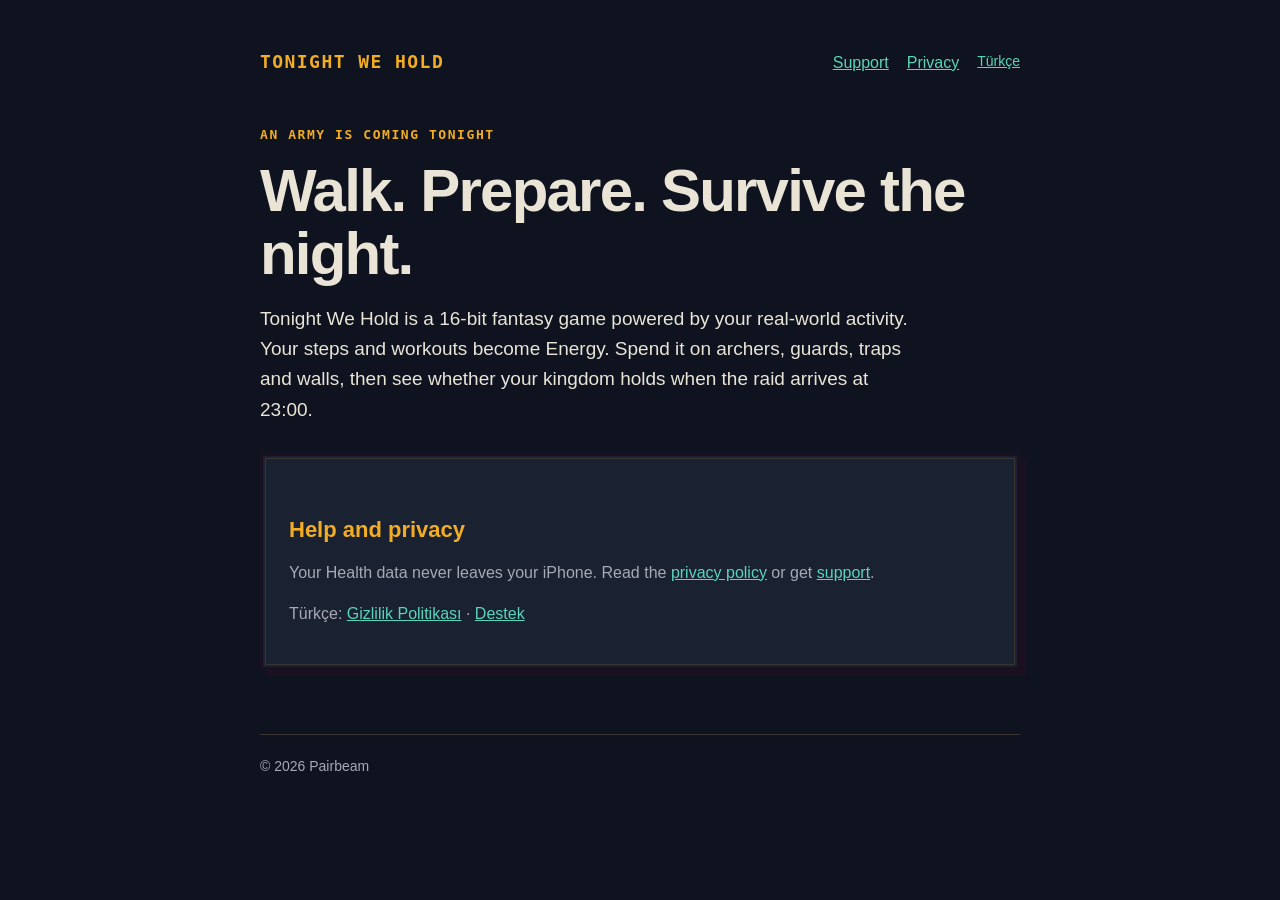
<file: index.html>
<!doctype html>
<html lang="en">
<head>
  <meta charset="utf-8">
  <meta name="viewport" content="width=device-width, initial-scale=1">
  <meta name="description" content="Tonight We Hold: a pixel-art kingdom powered by your real-world steps and workouts.">
  <title>Tonight We Hold</title>
  <link rel="stylesheet" href="styles.css">
</head>
<body>
  <main>
    <nav>
      <a class="brand" href="./">Tonight We Hold</a>
      <div class="nav-links">
        <a href="support/">Support</a>
        <a href="privacy/">Privacy</a>
        <a class="lang" href="support/tr/">Türkçe</a>
      </div>
    </nav>

    <p class="eyebrow">An army is coming tonight</p>
    <h1>Walk. Prepare. Survive the night.</h1>
    <p class="lede">Tonight We Hold is a 16-bit fantasy game powered by your real-world activity. Your steps and workouts become Energy. Spend it on archers, guards, traps and walls, then see whether your kingdom holds when the raid arrives at 23:00.</p>

    <section class="card">
      <h2>Help and privacy</h2>
      <p>Your Health data never leaves your iPhone. Read the <a href="privacy/">privacy policy</a> or get <a href="support/">support</a>.</p>
      <p>Türkçe: <a href="privacy/tr/">Gizlilik Politikası</a> · <a href="support/tr/">Destek</a></p>
    </section>

    <footer>© 2026 Pairbeam</footer>
  </main>
</body>
</html>
</file>
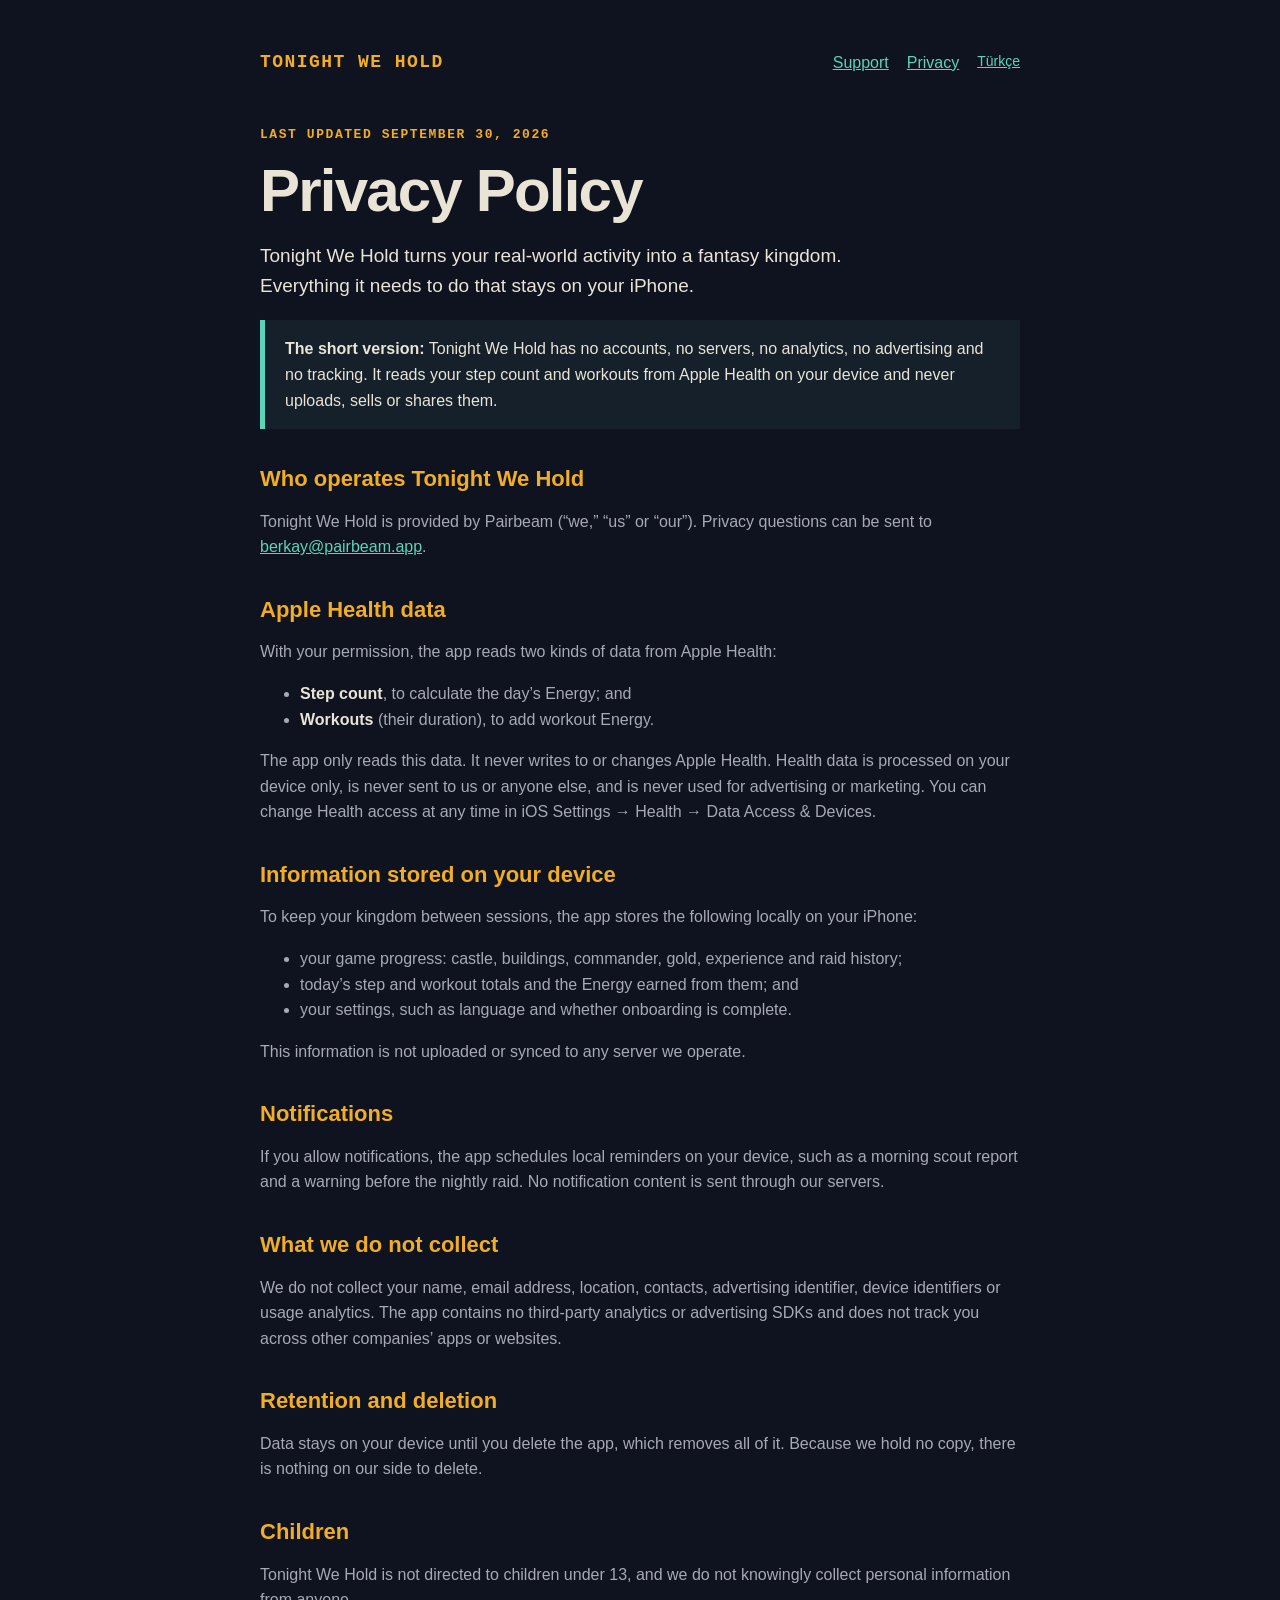
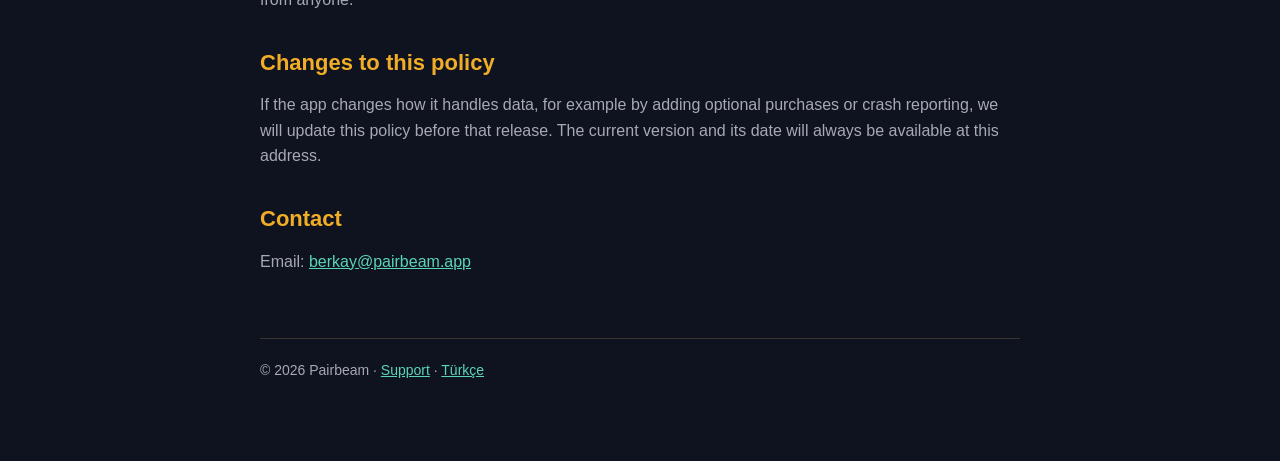
<file: privacy/index.html>
<!doctype html>
<html lang="en">
<head>
  <meta charset="utf-8">
  <meta name="viewport" content="width=device-width, initial-scale=1">
  <meta name="description" content="Tonight We Hold privacy policy.">
  <title>Privacy Policy · Tonight We Hold</title>
  <link rel="stylesheet" href="../styles.css">
</head>
<body>
  <main>
    <nav>
      <a class="brand" href="../">Tonight We Hold</a>
      <div class="nav-links">
        <a href="../support/">Support</a>
        <a href="./">Privacy</a>
        <a class="lang" href="tr/">Türkçe</a>
      </div>
    </nav>

    <p class="eyebrow">Last updated September 30, 2026</p>
    <h1>Privacy Policy</h1>
    <p class="lede">Tonight We Hold turns your real-world activity into a fantasy kingdom. Everything it needs to do that stays on your iPhone.</p>

    <div class="callout">
      <strong>The short version:</strong> Tonight We Hold has no accounts, no servers, no analytics, no advertising and no tracking. It reads your step count and workouts from Apple Health on your device and never uploads, sells or shares them.
    </div>

    <h2>Who operates Tonight We Hold</h2>
    <p>Tonight We Hold is provided by Pairbeam (“we,” “us” or “our”). Privacy questions can be sent to <a href="mailto:berkay@pairbeam.app">berkay@pairbeam.app</a>.</p>

    <h2>Apple Health data</h2>
    <p>With your permission, the app reads two kinds of data from Apple Health:</p>
    <ul>
      <li><strong>Step count</strong>, to calculate the day’s Energy; and</li>
      <li><strong>Workouts</strong> (their duration), to add workout Energy.</li>
    </ul>
    <p>The app only reads this data. It never writes to or changes Apple Health. Health data is processed on your device only, is never sent to us or anyone else, and is never used for advertising or marketing. You can change Health access at any time in iOS Settings → Health → Data Access &amp; Devices.</p>

    <h2>Information stored on your device</h2>
    <p>To keep your kingdom between sessions, the app stores the following locally on your iPhone:</p>
    <ul>
      <li>your game progress: castle, buildings, commander, gold, experience and raid history;</li>
      <li>today’s step and workout totals and the Energy earned from them; and</li>
      <li>your settings, such as language and whether onboarding is complete.</li>
    </ul>
    <p>This information is not uploaded or synced to any server we operate.</p>

    <h2>Notifications</h2>
    <p>If you allow notifications, the app schedules local reminders on your device, such as a morning scout report and a warning before the nightly raid. No notification content is sent through our servers.</p>

    <h2>What we do not collect</h2>
    <p>We do not collect your name, email address, location, contacts, advertising identifier, device identifiers or usage analytics. The app contains no third-party analytics or advertising SDKs and does not track you across other companies’ apps or websites.</p>

    <h2>Retention and deletion</h2>
    <p>Data stays on your device until you delete the app, which removes all of it. Because we hold no copy, there is nothing on our side to delete.</p>

    <h2>Children</h2>
    <p>Tonight We Hold is not directed to children under 13, and we do not knowingly collect personal information from anyone.</p>

    <h2>Changes to this policy</h2>
    <p>If the app changes how it handles data, for example by adding optional purchases or crash reporting, we will update this policy before that release. The current version and its date will always be available at this address.</p>

    <h2>Contact</h2>
    <p>Email: <a href="mailto:berkay@pairbeam.app">berkay@pairbeam.app</a></p>

    <footer>© 2026 Pairbeam · <a href="../support/">Support</a> · <a href="tr/">Türkçe</a></footer>
  </main>
</body>
</html>
</file>
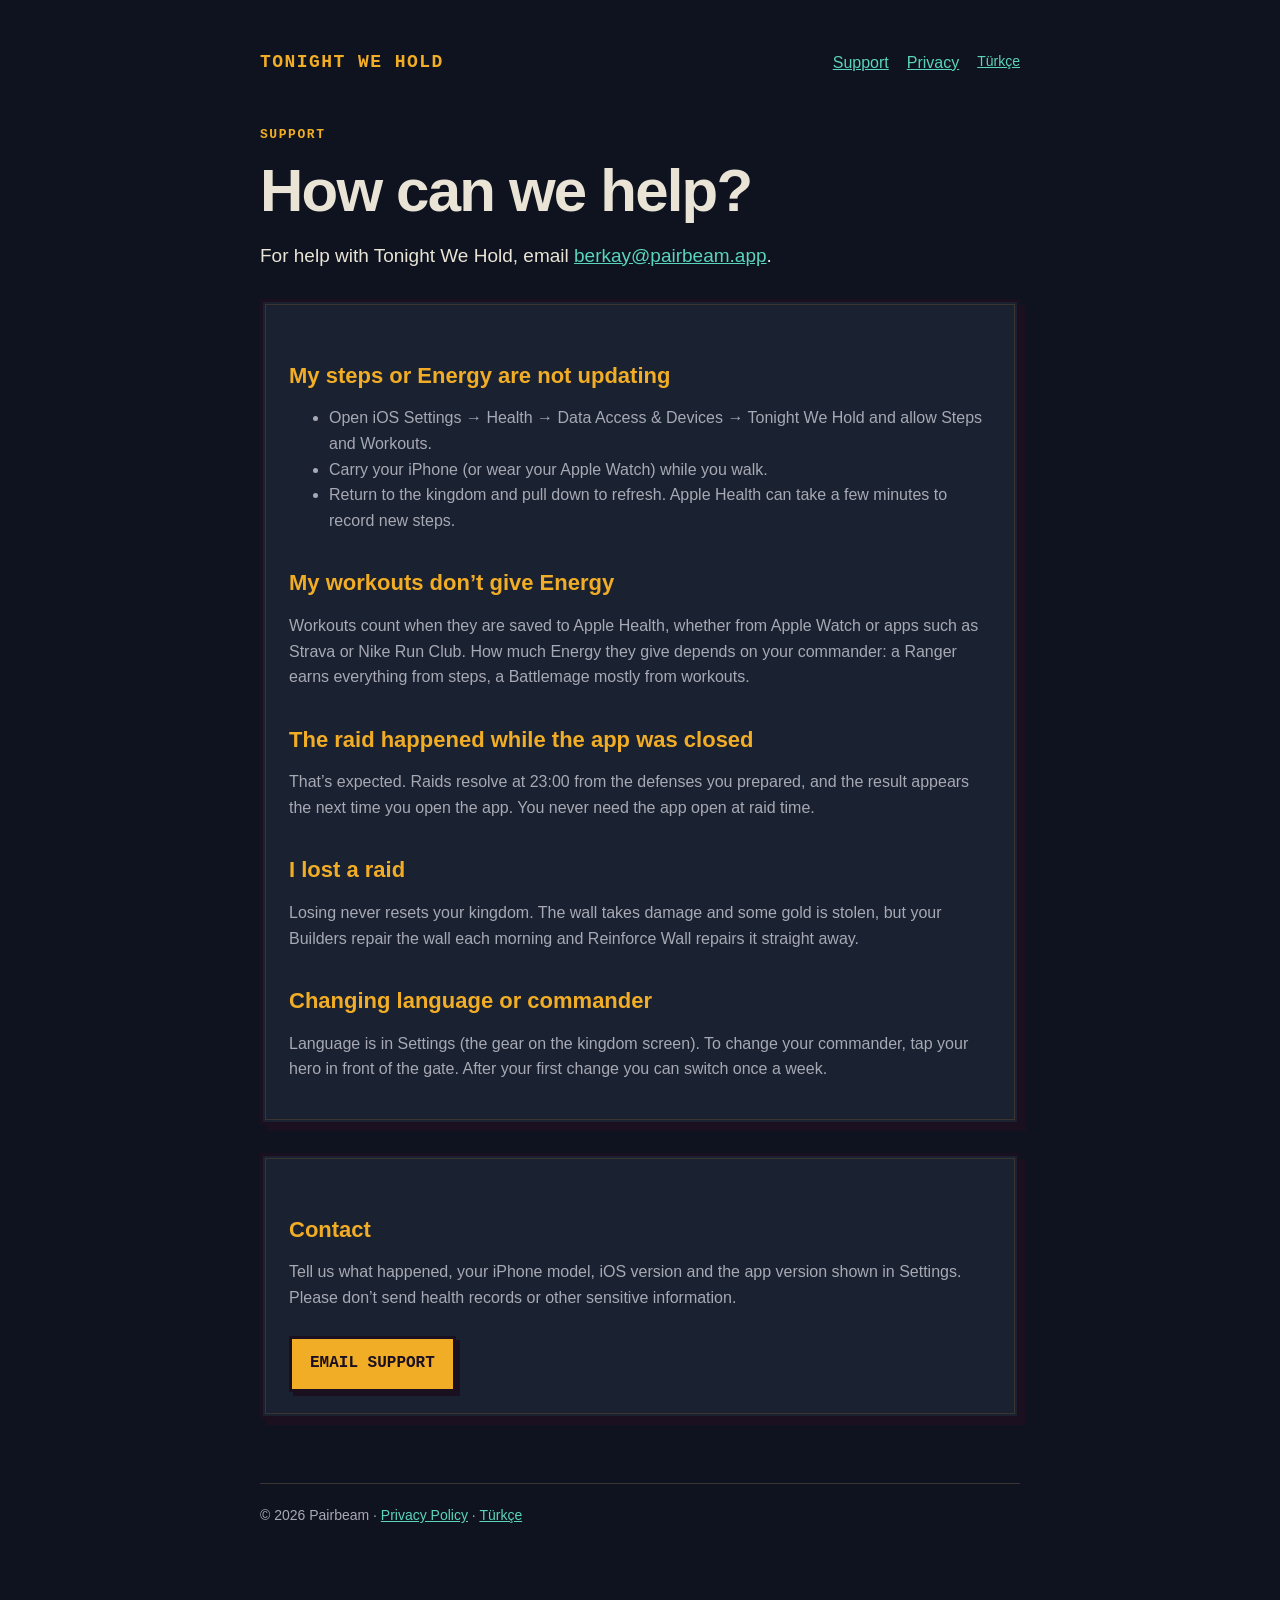
<file: support/index.html>
<!doctype html>
<html lang="en">
<head>
  <meta charset="utf-8">
  <meta name="viewport" content="width=device-width, initial-scale=1">
  <meta name="description" content="Tonight We Hold support, troubleshooting and contact information.">
  <title>Support · Tonight We Hold</title>
  <link rel="stylesheet" href="../styles.css">
</head>
<body>
  <main>
    <nav>
      <a class="brand" href="../">Tonight We Hold</a>
      <div class="nav-links">
        <a href="./">Support</a>
        <a href="../privacy/">Privacy</a>
        <a class="lang" href="tr/">Türkçe</a>
      </div>
    </nav>

    <p class="eyebrow">Support</p>
    <h1>How can we help?</h1>
    <p class="lede">For help with Tonight We Hold, email <a href="mailto:berkay@pairbeam.app">berkay@pairbeam.app</a>.</p>

    <section class="card">
      <h2>My steps or Energy are not updating</h2>
      <ul>
        <li>Open iOS Settings → Health → Data Access &amp; Devices → Tonight We Hold and allow Steps and Workouts.</li>
        <li>Carry your iPhone (or wear your Apple Watch) while you walk.</li>
        <li>Return to the kingdom and pull down to refresh. Apple Health can take a few minutes to record new steps.</li>
      </ul>

      <h2>My workouts don’t give Energy</h2>
      <p>Workouts count when they are saved to Apple Health, whether from Apple Watch or apps such as Strava or Nike Run Club. How much Energy they give depends on your commander: a Ranger earns everything from steps, a Battlemage mostly from workouts.</p>

      <h2>The raid happened while the app was closed</h2>
      <p>That’s expected. Raids resolve at 23:00 from the defenses you prepared, and the result appears the next time you open the app. You never need the app open at raid time.</p>

      <h2>I lost a raid</h2>
      <p>Losing never resets your kingdom. The wall takes damage and some gold is stolen, but your Builders repair the wall each morning and Reinforce Wall repairs it straight away.</p>

      <h2>Changing language or commander</h2>
      <p>Language is in Settings (the gear on the kingdom screen). To change your commander, tap your hero in front of the gate. After your first change you can switch once a week.</p>
    </section>

    <section class="card">
      <h2>Contact</h2>
      <p>Tell us what happened, your iPhone model, iOS version and the app version shown in Settings. Please don’t send health records or other sensitive information.</p>
      <a class="button" href="mailto:berkay@pairbeam.app?subject=Tonight%20We%20Hold%20Support">EMAIL SUPPORT</a>
    </section>

    <footer>© 2026 Pairbeam · <a href="../privacy/">Privacy Policy</a> · <a href="tr/">Türkçe</a></footer>
  </main>
</body>
</html>
</file>
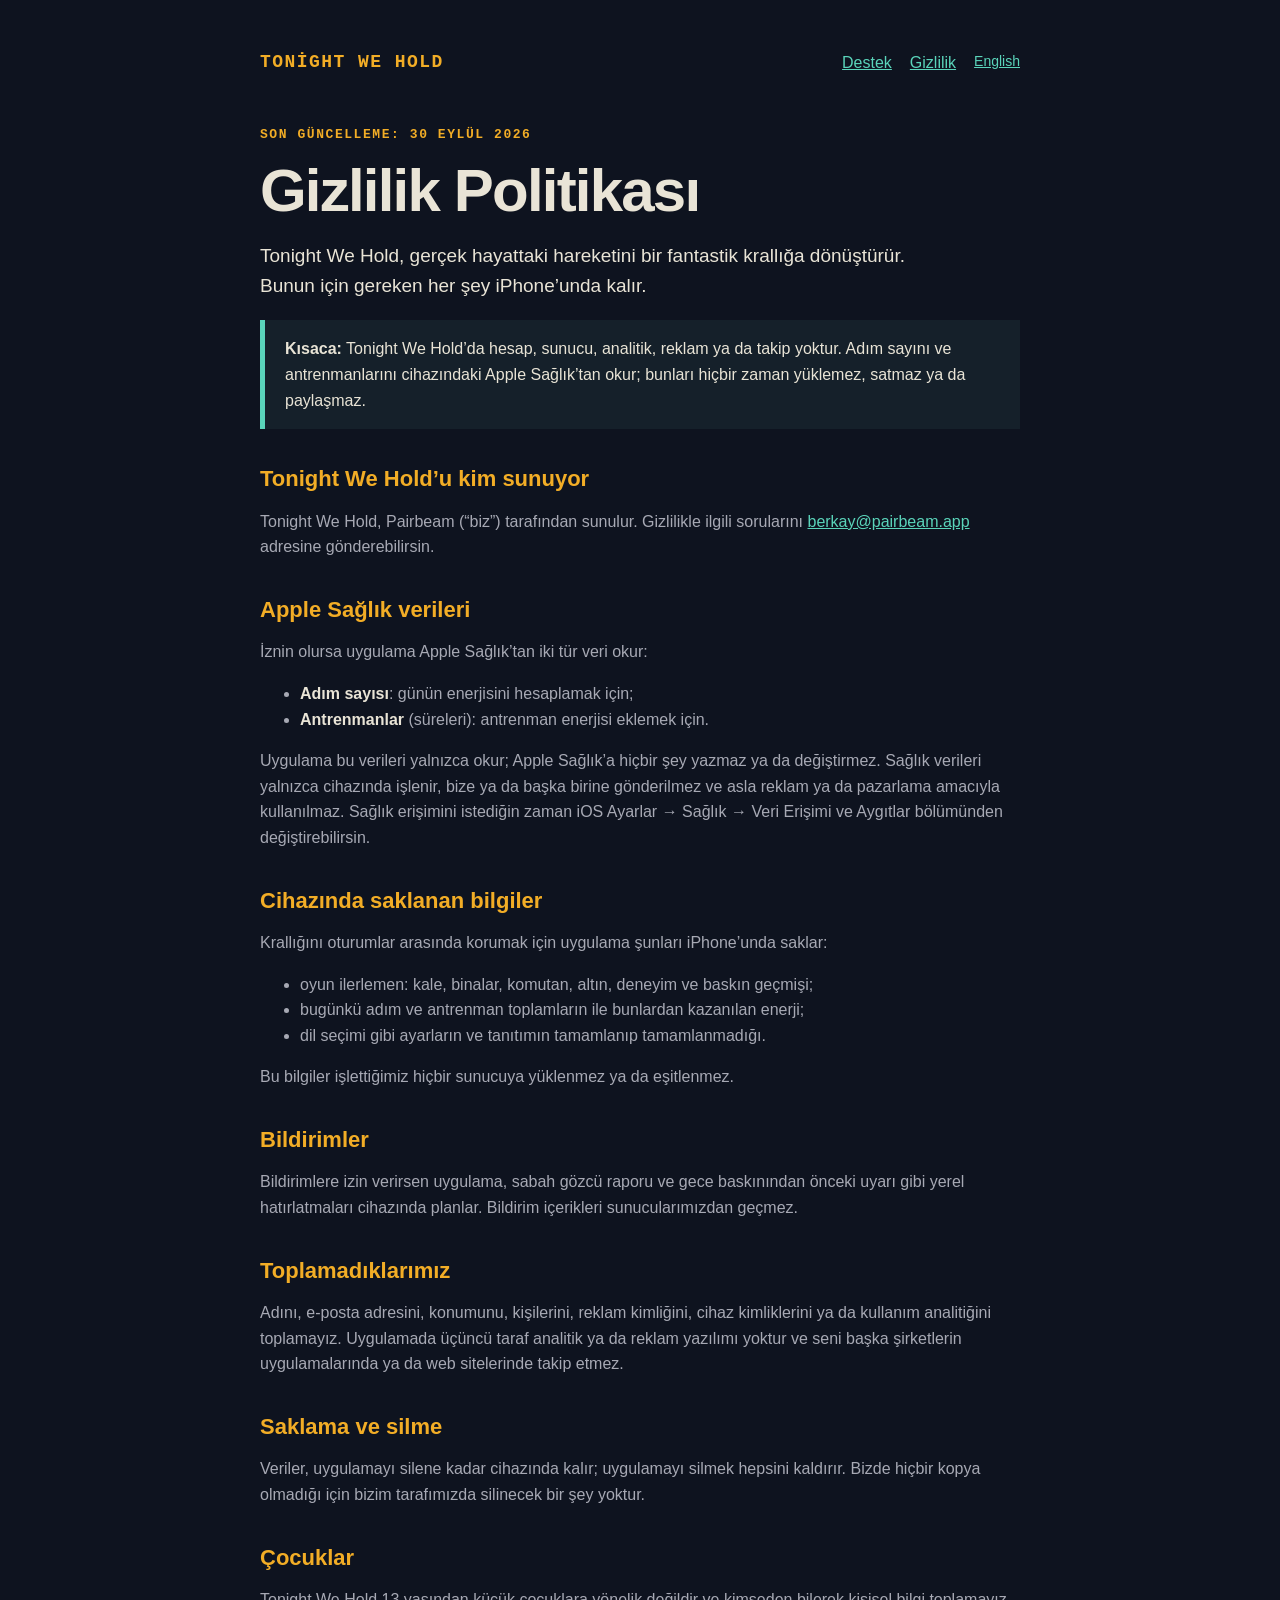
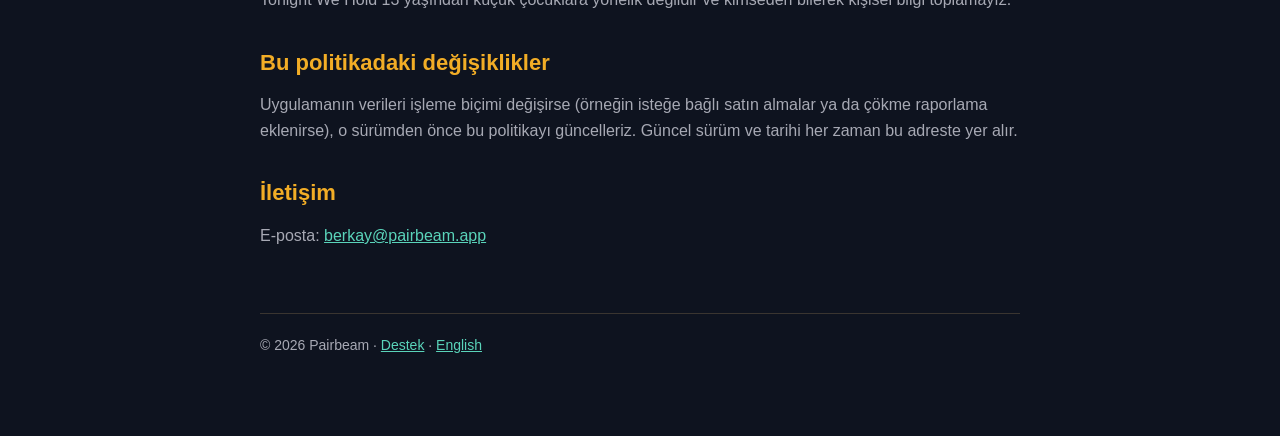
<file: privacy/tr/index.html>
<!doctype html>
<html lang="tr">
<head>
  <meta charset="utf-8">
  <meta name="viewport" content="width=device-width, initial-scale=1">
  <meta name="description" content="Tonight We Hold gizlilik politikası.">
  <title>Gizlilik Politikası · Tonight We Hold</title>
  <link rel="stylesheet" href="../../styles.css">
</head>
<body>
  <main>
    <nav>
      <a class="brand" href="../../">Tonight We Hold</a>
      <div class="nav-links">
        <a href="../../support/tr/">Destek</a>
        <a href="./">Gizlilik</a>
        <a class="lang" href="../">English</a>
      </div>
    </nav>

    <p class="eyebrow">Son güncelleme: 30 Eylül 2026</p>
    <h1>Gizlilik Politikası</h1>
    <p class="lede">Tonight We Hold, gerçek hayattaki hareketini bir fantastik krallığa dönüştürür. Bunun için gereken her şey iPhone’unda kalır.</p>

    <div class="callout">
      <strong>Kısaca:</strong> Tonight We Hold’da hesap, sunucu, analitik, reklam ya da takip yoktur. Adım sayını ve antrenmanlarını cihazındaki Apple Sağlık’tan okur; bunları hiçbir zaman yüklemez, satmaz ya da paylaşmaz.
    </div>

    <h2>Tonight We Hold’u kim sunuyor</h2>
    <p>Tonight We Hold, Pairbeam (“biz”) tarafından sunulur. Gizlilikle ilgili sorularını <a href="mailto:berkay@pairbeam.app">berkay@pairbeam.app</a> adresine gönderebilirsin.</p>

    <h2>Apple Sağlık verileri</h2>
    <p>İznin olursa uygulama Apple Sağlık’tan iki tür veri okur:</p>
    <ul>
      <li><strong>Adım sayısı</strong>: günün enerjisini hesaplamak için;</li>
      <li><strong>Antrenmanlar</strong> (süreleri): antrenman enerjisi eklemek için.</li>
    </ul>
    <p>Uygulama bu verileri yalnızca okur; Apple Sağlık’a hiçbir şey yazmaz ya da değiştirmez. Sağlık verileri yalnızca cihazında işlenir, bize ya da başka birine gönderilmez ve asla reklam ya da pazarlama amacıyla kullanılmaz. Sağlık erişimini istediğin zaman iOS Ayarlar → Sağlık → Veri Erişimi ve Aygıtlar bölümünden değiştirebilirsin.</p>

    <h2>Cihazında saklanan bilgiler</h2>
    <p>Krallığını oturumlar arasında korumak için uygulama şunları iPhone’unda saklar:</p>
    <ul>
      <li>oyun ilerlemen: kale, binalar, komutan, altın, deneyim ve baskın geçmişi;</li>
      <li>bugünkü adım ve antrenman toplamların ile bunlardan kazanılan enerji;</li>
      <li>dil seçimi gibi ayarların ve tanıtımın tamamlanıp tamamlanmadığı.</li>
    </ul>
    <p>Bu bilgiler işlettiğimiz hiçbir sunucuya yüklenmez ya da eşitlenmez.</p>

    <h2>Bildirimler</h2>
    <p>Bildirimlere izin verirsen uygulama, sabah gözcü raporu ve gece baskınından önceki uyarı gibi yerel hatırlatmaları cihazında planlar. Bildirim içerikleri sunucularımızdan geçmez.</p>

    <h2>Toplamadıklarımız</h2>
    <p>Adını, e-posta adresini, konumunu, kişilerini, reklam kimliğini, cihaz kimliklerini ya da kullanım analitiğini toplamayız. Uygulamada üçüncü taraf analitik ya da reklam yazılımı yoktur ve seni başka şirketlerin uygulamalarında ya da web sitelerinde takip etmez.</p>

    <h2>Saklama ve silme</h2>
    <p>Veriler, uygulamayı silene kadar cihazında kalır; uygulamayı silmek hepsini kaldırır. Bizde hiçbir kopya olmadığı için bizim tarafımızda silinecek bir şey yoktur.</p>

    <h2>Çocuklar</h2>
    <p>Tonight We Hold 13 yaşından küçük çocuklara yönelik değildir ve kimseden bilerek kişisel bilgi toplamayız.</p>

    <h2>Bu politikadaki değişiklikler</h2>
    <p>Uygulamanın verileri işleme biçimi değişirse (örneğin isteğe bağlı satın almalar ya da çökme raporlama eklenirse), o sürümden önce bu politikayı güncelleriz. Güncel sürüm ve tarihi her zaman bu adreste yer alır.</p>

    <h2>İletişim</h2>
    <p>E-posta: <a href="mailto:berkay@pairbeam.app">berkay@pairbeam.app</a></p>

    <footer>© 2026 Pairbeam · <a href="../../support/tr/">Destek</a> · <a href="../">English</a></footer>
  </main>
</body>
</html>
</file>
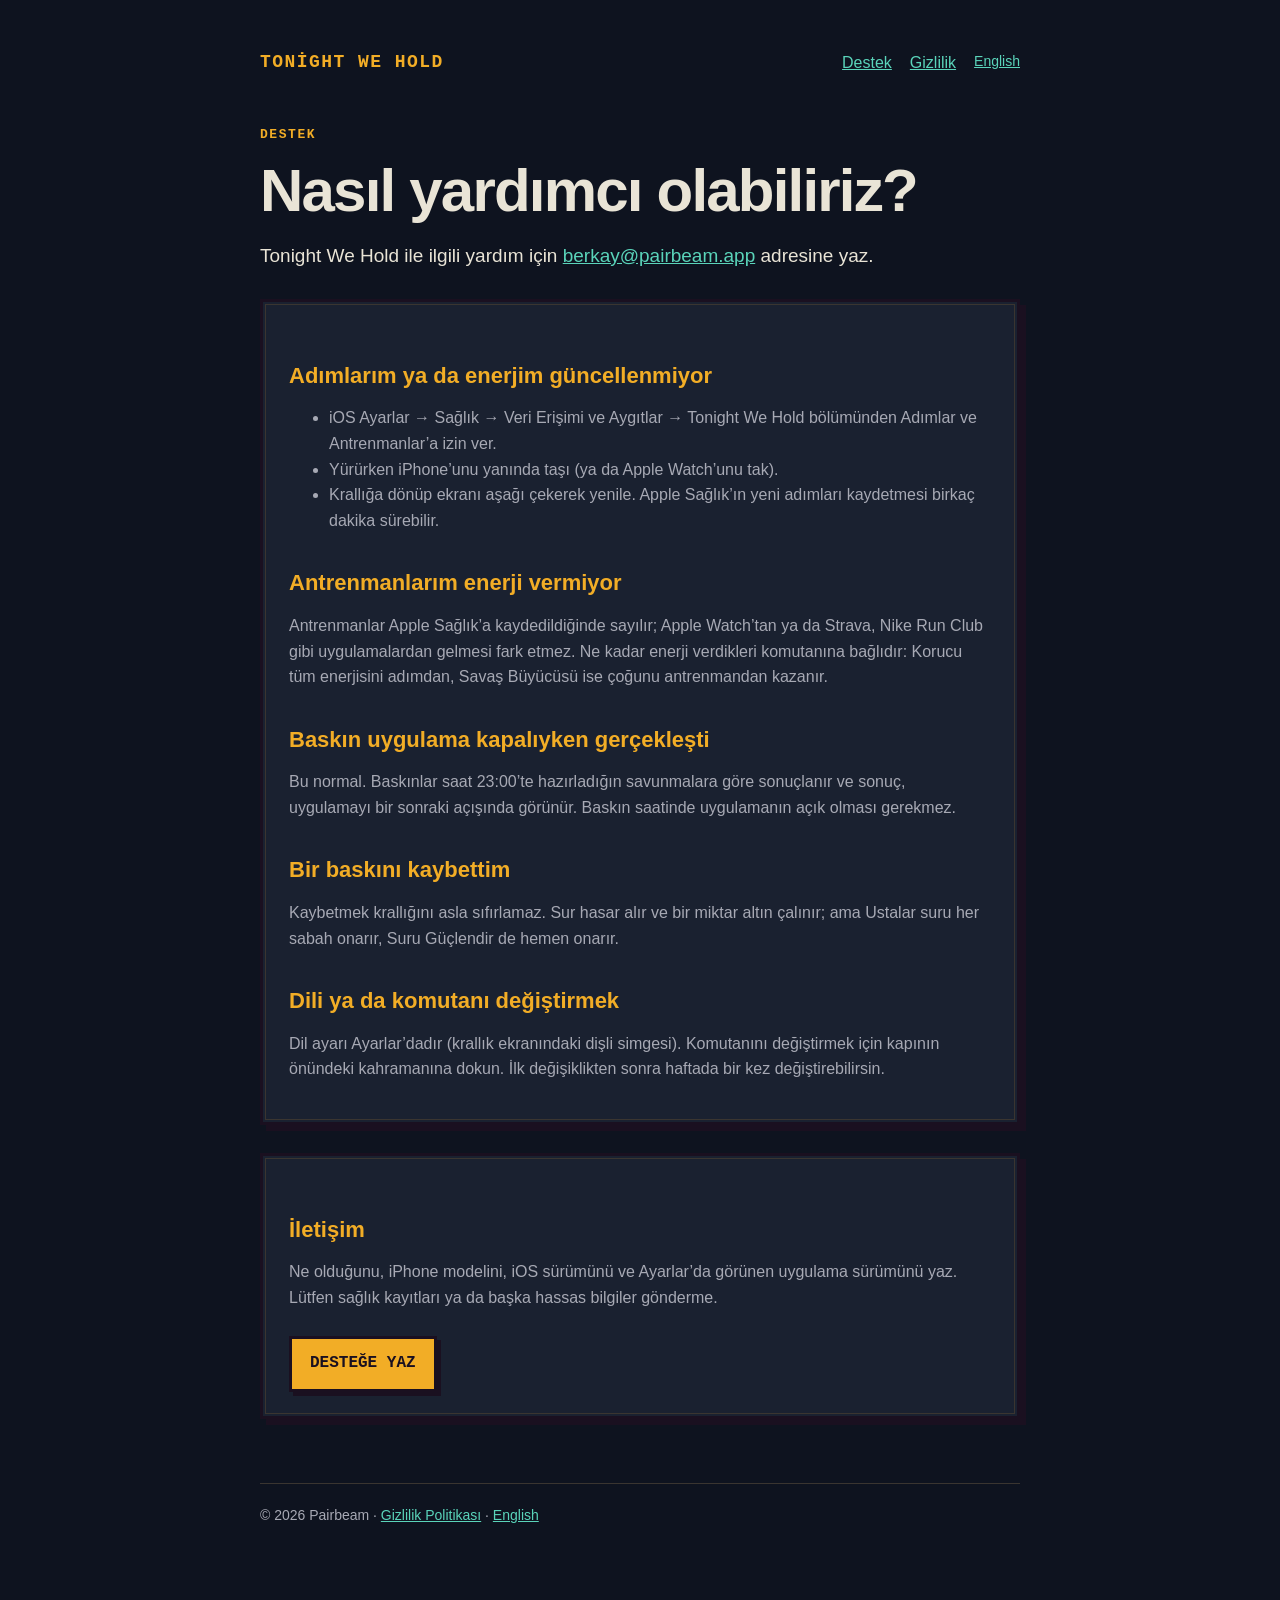
<file: support/tr/index.html>
<!doctype html>
<html lang="tr">
<head>
  <meta charset="utf-8">
  <meta name="viewport" content="width=device-width, initial-scale=1">
  <meta name="description" content="Tonight We Hold destek, sorun giderme ve iletişim bilgileri.">
  <title>Destek · Tonight We Hold</title>
  <link rel="stylesheet" href="../../styles.css">
</head>
<body>
  <main>
    <nav>
      <a class="brand" href="../../">Tonight We Hold</a>
      <div class="nav-links">
        <a href="./">Destek</a>
        <a href="../../privacy/tr/">Gizlilik</a>
        <a class="lang" href="../">English</a>
      </div>
    </nav>

    <p class="eyebrow">Destek</p>
    <h1>Nasıl yardımcı olabiliriz?</h1>
    <p class="lede">Tonight We Hold ile ilgili yardım için <a href="mailto:berkay@pairbeam.app">berkay@pairbeam.app</a> adresine yaz.</p>

    <section class="card">
      <h2>Adımlarım ya da enerjim güncellenmiyor</h2>
      <ul>
        <li>iOS Ayarlar → Sağlık → Veri Erişimi ve Aygıtlar → Tonight We Hold bölümünden Adımlar ve Antrenmanlar’a izin ver.</li>
        <li>Yürürken iPhone’unu yanında taşı (ya da Apple Watch’unu tak).</li>
        <li>Krallığa dönüp ekranı aşağı çekerek yenile. Apple Sağlık’ın yeni adımları kaydetmesi birkaç dakika sürebilir.</li>
      </ul>

      <h2>Antrenmanlarım enerji vermiyor</h2>
      <p>Antrenmanlar Apple Sağlık’a kaydedildiğinde sayılır; Apple Watch’tan ya da Strava, Nike Run Club gibi uygulamalardan gelmesi fark etmez. Ne kadar enerji verdikleri komutanına bağlıdır: Korucu tüm enerjisini adımdan, Savaş Büyücüsü ise çoğunu antrenmandan kazanır.</p>

      <h2>Baskın uygulama kapalıyken gerçekleşti</h2>
      <p>Bu normal. Baskınlar saat 23:00’te hazırladığın savunmalara göre sonuçlanır ve sonuç, uygulamayı bir sonraki açışında görünür. Baskın saatinde uygulamanın açık olması gerekmez.</p>

      <h2>Bir baskını kaybettim</h2>
      <p>Kaybetmek krallığını asla sıfırlamaz. Sur hasar alır ve bir miktar altın çalınır; ama Ustalar suru her sabah onarır, Suru Güçlendir de hemen onarır.</p>

      <h2>Dili ya da komutanı değiştirmek</h2>
      <p>Dil ayarı Ayarlar’dadır (krallık ekranındaki dişli simgesi). Komutanını değiştirmek için kapının önündeki kahramanına dokun. İlk değişiklikten sonra haftada bir kez değiştirebilirsin.</p>
    </section>

    <section class="card">
      <h2>İletişim</h2>
      <p>Ne olduğunu, iPhone modelini, iOS sürümünü ve Ayarlar’da görünen uygulama sürümünü yaz. Lütfen sağlık kayıtları ya da başka hassas bilgiler gönderme.</p>
      <a class="button" href="mailto:berkay@pairbeam.app?subject=Tonight%20We%20Hold%20Destek">DESTEĞE YAZ</a>
    </section>

    <footer>© 2026 Pairbeam · <a href="../../privacy/tr/">Gizlilik Politikası</a> · <a href="../">English</a></footer>
  </main>
</body>
</html>
</file>
<file: styles.css>
:root {
  color-scheme: dark;
  --night: #0e131f;
  --panel: #1a2130;
  --ink: #1a1020;
  --text: #e9e4d6;
  --muted: #a7a9b4;
  --gold: #f2ad26;
  --energy: #5ad4ba;
  --line: #3a3530;
}

* { box-sizing: border-box; }

body {
  margin: 0;
  background: var(--night);
  color: var(--text);
  font-family: -apple-system, BlinkMacSystemFont, "Segoe UI", sans-serif;
  line-height: 1.6;
}

main {
  width: min(760px, calc(100% - 32px));
  margin: 0 auto;
  padding: 48px 0 80px;
}

nav {
  display: flex;
  align-items: center;
  justify-content: space-between;
  gap: 20px;
  margin-bottom: 48px;
}

.brand {
  color: var(--gold);
  font-family: ui-monospace, "SF Mono", Menlo, Consolas, monospace;
  font-size: 18px;
  font-weight: 800;
  letter-spacing: 0.08em;
  text-transform: uppercase;
  text-decoration: none;
}

.nav-links { display: flex; gap: 18px; }
a { color: var(--energy); }

.eyebrow {
  color: var(--gold);
  font-family: ui-monospace, "SF Mono", Menlo, Consolas, monospace;
  font-size: 13px;
  font-weight: 800;
  letter-spacing: 0.12em;
  text-transform: uppercase;
}

h1 {
  margin: 10px 0 18px;
  font-size: clamp(36px, 7vw, 60px);
  line-height: 1.05;
  letter-spacing: -0.03em;
}

h2 {
  margin: 36px 0 8px;
  color: var(--gold);
  font-size: 22px;
  line-height: 1.25;
}

p, li { color: var(--muted); }
strong { color: var(--text); }
.lede { max-width: 650px; font-size: 19px; color: var(--text); }

.card {
  margin-top: 28px;
  padding: 24px 26px;
  border: 3px solid var(--ink);
  outline: 1px solid var(--line);
  outline-offset: -6px;
  background: var(--panel);
  box-shadow: 6px 6px 0 var(--ink);
}

.callout {
  padding: 16px 20px;
  border-left: 5px solid var(--energy);
  background: #15202a;
}

.button {
  display: inline-block;
  margin-top: 10px;
  padding: 12px 18px;
  border: 3px solid var(--ink);
  background: var(--gold);
  color: var(--ink);
  font-family: ui-monospace, "SF Mono", Menlo, Consolas, monospace;
  font-weight: 800;
  text-decoration: none;
  box-shadow: 4px 4px 0 var(--ink);
}

.lang { font-size: 14px; }

footer {
  margin-top: 64px;
  padding-top: 20px;
  border-top: 1px solid var(--line);
  color: var(--muted);
  font-size: 14px;
}

@media (max-width: 560px) {
  main { padding-top: 24px; }
  nav { align-items: flex-start; margin-bottom: 36px; }
  .nav-links { flex-direction: column; gap: 6px; text-align: right; }
  .card { padding: 20px; }
}
</file>
